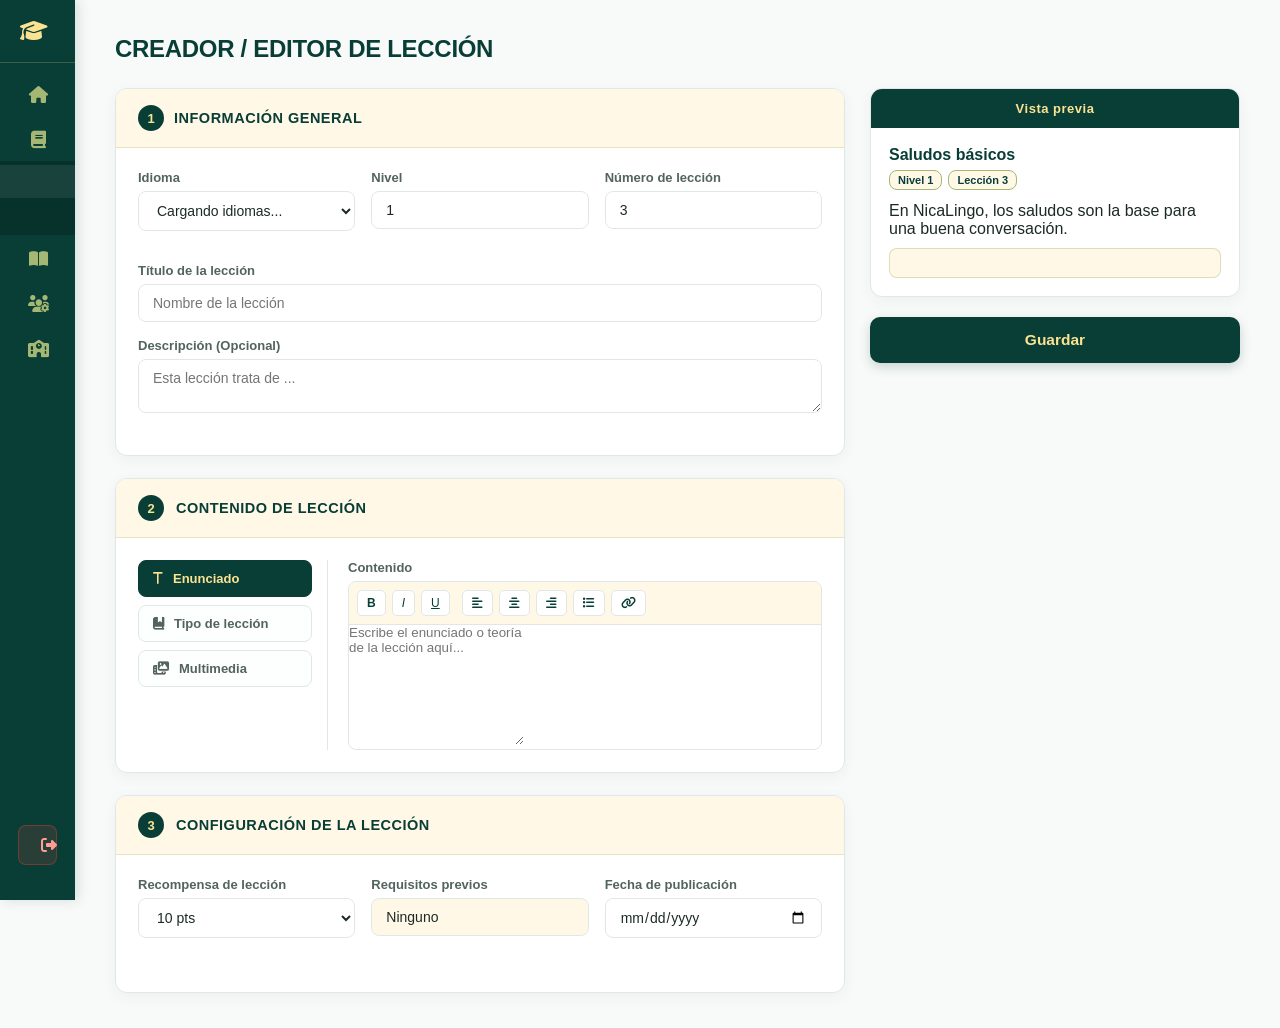
<file: screens/add_leccion.html>
<!DOCTYPE html>
<html lang="es">
<head>
    <meta charset="UTF-8">
    <meta name="viewport" content="width=device-width, initial-scale=1.0">
    <title>NicaLingo - Creador / Editor de Lección</title>
    <link rel="icon" href="../assets/imagenes/coco/mascota.png" type="image/png">
    <link rel="stylesheet" href="https://cdnjs.cloudflare.com/ajax/libs/font-awesome/6.4.0/css/all.min.css">
    
    <!-- CSS Global Unificado de Sinskira -->
    <link rel="stylesheet" href="../styles/style.css">
</head>
<body>

    <aside id="sidebar" class="sidebar">
        <div class="sidebar-brand">
            <i class="fa-solid fa-graduation-cap"></i> 
            <span class="nav-text" id="brandRoleText">NicaLingo Admin</span>
        </div>
        <ul class="sidebar-menu">
            <li><a href="home.html"><i class="fa-solid fa-house"></i> <span class="nav-text">Home</span></a></li>
            
            <li class="has-submenu show">
                <a href="#" class="submenu-toggle"><i class="fa-solid fa-book"></i> <span class="nav-text">Lecciones</span> <i class="fa-solid fa-chevron-down toggle-icon"></i></a>
                <ul class="submenu">
                    <li class="active"><a href="add_leccion.html"><span class="nav-text">Agregar</span></a></li>
                    <li><a href="historial_lecciones.html"><span class="nav-text">Historial</span></a></li>
                </ul>
            </li>

            <li class="has-submenu">
                <a href="#" class="submenu-toggle"><i class="fa-solid fa-book-open"></i> <span class="nav-text">Libros</span> <i class="fa-solid fa-chevron-down toggle-icon"></i></a>
                <ul class="submenu">
                    <li><a href="add_book.html"><span class="nav-text">Agregar</span></a></li>
                    <li><a href="edit_book.html"><span class="nav-text">Historial</span></a></li>
                </ul>
            </li>

            <!-- Restringido a Administrador -->
            <li class="has-submenu" data-role="admin-only">
                <a href="#" class="submenu-toggle"><i class="fa-solid fa-users-gear"></i> <span class="nav-text">Admin</span> <i class="fa-solid fa-chevron-down toggle-icon"></i></a>
                <ul class="submenu">
                    <li><a href="admin_user.html"><span class="nav-text">Ajustes Generales</span></a></li>
                    <li><a href="admin_user.html#permisos"><span class="nav-text">Gestión de Usuarios</span></a></li>
                </ul>
            </li>

            <!-- Restringido a Administrador -->
            <li data-role="admin-only"><a href="#"><i class="fa-solid fa-school"></i> <span class="nav-text">Colegios</span></a></li>
        </ul>
        
        <div class="sidebar-footer">
            <button id="logoutBtn" class="btn-logout" title="Cerrar sesión">
                <i class="fa-solid fa-right-from-bracket"></i> 
                <span class="nav-text">Cerrar sesión</span>
            </button>
        </div>
    </aside>

    <main>
        <button id="mobileMenuBtn" class="mobile-menu-btn"><i class="fa-solid fa-bars"></i> Menú</button>

        <header>
            <h1>CREADOR / EDITOR DE LECCIÓN</h1>
        </header>

        <form id="lessonForm" class="editor-grid-layout">
            <div class="editor-main-column">
                
                <!-- SECCIÓN 1: Información General -->
                <section class="editor-card">
                    <div class="card-header-bar" style="display: flex; justify-content: space-between; align-items: center;">
                        <div style="display: flex; align-items: center; gap: 10px;">
                            <span class="step-badge">1</span>
                            <h2>Información general</h2>
                        </div>
                        <div id="langStatusBadge" style="display: none; align-items: center; gap: 6px; font-size: 13px; font-weight: 600; padding: 4px 12px; border-radius: 20px;">
                            <span id="langStatusDot" style="width: 8px; height: 8px; border-radius: 50%;"></span>
                            <span id="langStatusText"></span>
                        </div>
                    </div>
                    <div class="card-body">
                        <div class="form-row-3">
                            <div class="form-group">
                                <label for="languageSelect">Idioma</label>
                                <select id="languageSelect" required>
                                    <option value="">Cargando idiomas...</option>
                                </select>
                            </div>
                            <div class="form-group">
                                <label for="levelNumber">Nivel</label>
                                <input type="number" id="levelNumber" min="1" value="1" required>
                            </div>
                            <div class="form-group">
                                <label for="lessonNumber">Número de lección</label>
                                <input type="number" id="lessonNumber" min="1" value="3" required>
                            </div>
                        </div>

                        <div class="form-group">
                            <label for="lessonTitle">Título de la lección</label>
                            <input type="text" id="lessonTitle" placeholder="Nombre de la lección" required>
                        </div>

                        <div class="form-group">
                            <label for="lessonDesc">Descripción (Opcional)</label>
                            <textarea id="lessonDesc" rows="2" placeholder="Esta lección trata de ..."></textarea>
                        </div>
                    </div>
                </section>

                <!-- SECCIÓN 2: Contenido de Lección -->
                <section class="editor-card">
                    <div class="card-header-bar">
                        <span class="step-badge">2</span>
                        <h2>Contenido de Lección</h2>
                    </div>
                    <div class="card-body inner-tabs-layout">
                        <div class="inner-tabs-menu">
                            <button type="button" class="tab-btn active" data-tab="tab-texto"><i class="fa-solid fa-t"></i> Enunciado</button>
                            <button type="button" class="tab-btn" data-tab="tab-tipo"><i class="fa-solid fa-book-bookmark"></i> Tipo de lección</button>
                            <button type="button" class="tab-btn" data-tab="tab-imagen"><i class="fa-solid fa-photo-film"></i> Multimedia</button>
                        </div>

                        <div class="inner-tabs-content">
                            <!-- Pestaña 1: Texto -->
                            <div class="tab-pane active" id="tab-texto">
                                <label class="pane-label" style="display:block; font-size:13px; font-weight:600; color:#526360; margin-bottom:6px;">Contenido</label>
                                <div class="rich-text-editor-box">
                                    <div class="rte-toolbar">
                                        <button type="button"><b>B</b></button>
                                        <button type="button"><i>I</i></button>
                                        <button type="button"><u>U</u></button>
                                        <span class="separator"></span>
                                        <button type="button"><i class="fa-solid fa-align-left"></i></button>
                                        <button type="button"><i class="fa-solid fa-align-center"></i></button>
                                        <button type="button"><i class="fa-solid fa-align-right"></i></button>
                                        <button type="button"><i class="fa-solid fa-list"></i></button>
                                        <button type="button"><i class="fa-solid fa-link"></i></button>
                                    </div>
                                    <textarea id="questionText" class="rte-textarea" placeholder="Escribe el enunciado o teoría de la lección aquí..."></textarea>
                                </div>
                            </div>

                            <!-- Pestaña 2: Tipo de Lección -->
                            <div class="tab-pane" id="tab-tipo">
                                <div class="form-group">
                                    <label for="questionType">Seleccionar Tipo de Ejercicio</label>
                                    <select id="questionType">
                                        <option value="multiple_choice">Selección múltiple</option>
                                        <option value="order_phrase">Ordenar la frase</option>
                                        <option value="order_word">Ordenar la palabra</option>
                                        <option value="multimedia">Multimedia (Audio e Imagen)</option>
                                        <option value="introduction">Introducción (Vocabulario)</option>
                                        <option value="pronunciation">Pronunciación / Fonética</option>
                                    </select>
                                </div>

                                <div class="form-group">
                                    <label id="optionsLabel">Opciones de Respuesta (Marca la casilla de la correcta)</label>
                                    <div id="optionsContainer" class="options-container"></div>
                                    
                                    <div style="margin-top: 10px; display: flex; gap: 8px; flex-wrap: wrap;">
                                        <button type="button" id="btnAddOption" class="btn-secondary" style="background: var(--sinskira-green); color: var(--sinskira-butter); border: none; padding: 6px 12px; border-radius: 4px; font-size: 12px; cursor: pointer;">
                                            <i class="fa-solid fa-plus"></i> Añadir Opción
                                        </button>
                                    </div>
                                </div>
                            </div>

                            <!-- Pestaña 3: Multimedia (Separada Imagen y Audio) -->
                            <div class="tab-pane" id="tab-imagen">
                                <div class="form-group">
                                    <label>Imagen Complementaria (Máx 5MB)</label>
                                    <div style="display: flex; gap: 8px; align-items: center;">
                                        <input type="file" id="imageFile" class="file-input-custom" accept="image/*" style="flex: 1;">
                                        <button type="button" id="btnRemoveImage" style="background: var(--danger-color); color: white; border: none; padding: 7px 12px; border-radius: 4px; font-size: 12px; cursor: pointer; display: none;" title="Quitar imagen">
                                            <i class="fa-solid fa-trash"></i> Quitar
                                        </button>
                                    </div>
                                </div>
                                <div class="form-group" style="margin-top: 15px;">
                                    <label>Archivo de Audio (Máx 5MB)</label>
                                    <div style="display: flex; gap: 8px; align-items: center;">
                                        <input type="file" id="audioFile" class="file-input-custom" accept="audio/*" style="flex: 1;">
                                        <button type="button" id="btnRemoveAudio" style="background: var(--danger-color); color: white; border: none; padding: 7px 12px; border-radius: 4px; font-size: 12px; cursor: pointer; display: none;" title="Quitar audio">
                                            <i class="fa-solid fa-trash"></i> Quitar
                                        </button>
                                    </div>
                                    <small style="display: block; color: var(--text-secondary); margin-top: 4px; font-size: 11px;">Sube el audio nativo de la palabra o frase.</small>
                                </div>
                            </div>
                        </div>
                    </div>
                </section>

                <!-- SECCIÓN 3: Configuración de la Lección -->
                <section class="editor-card">
                    <div class="card-header-bar">
                        <span class="step-badge">3</span>
                        <h2>Configuración de la lección</h2>
                    </div>
                    <div class="card-body">
                        <div class="form-row-3">
                            <div class="form-group">
                                <label for="xpReward">Recompensa de lección</label>
                                <select id="xpReward">
                                    <option value="10">10 pts</option>
                                    <option value="15">15 pts</option>
                                    <option value="20">20 pts</option>
                                </select>
                            </div>
                            <div class="form-group">
                                <label>Requisitos previos</label>
                                <input type="text" value="Ninguno" disabled style="background: var(--sinskira-cream);">
                            </div>
                            <div class="form-group">
                                <label>Fecha de publicación</label>
                                <input type="date" class="date-input">
                            </div>
                        </div>
                    </div>
                </section>

            </div>

            <!-- COLUMNA DERECHA: Vista Previa Dinámica y Botón Guardar -->
            <div class="editor-sidebar-preview">
                <div class="preview-card-box">
                    <div class="preview-title-bar">Vista previa</div>
                    <div class="preview-content-box">
                        <h4 id="prevTitle">Saludos básicos</h4>
                        <div class="preview-badges">
                            <span class="badge-pill" id="prevLevelBadge">Nivel 1</span>
                            <span class="badge-pill" id="prevLessonBadge">Lección 3</span>
                        </div>
                        <p id="prevDesc">En NicaLingo, los saludos son la base para una buena conversación.</p>
                        
                        <div class="preview-question-box" id="previewQuestionContainer"></div>
                    </div>
                </div>

                <button type="submit" class="btn-guardar-main">Guardar</button>
            </div>
        </form>
    </main>

    <script src="../script/sidebar.js"></script>
    <script type="module" src="../script/add_leccion.js"></script>
</body>
</html>
</file>
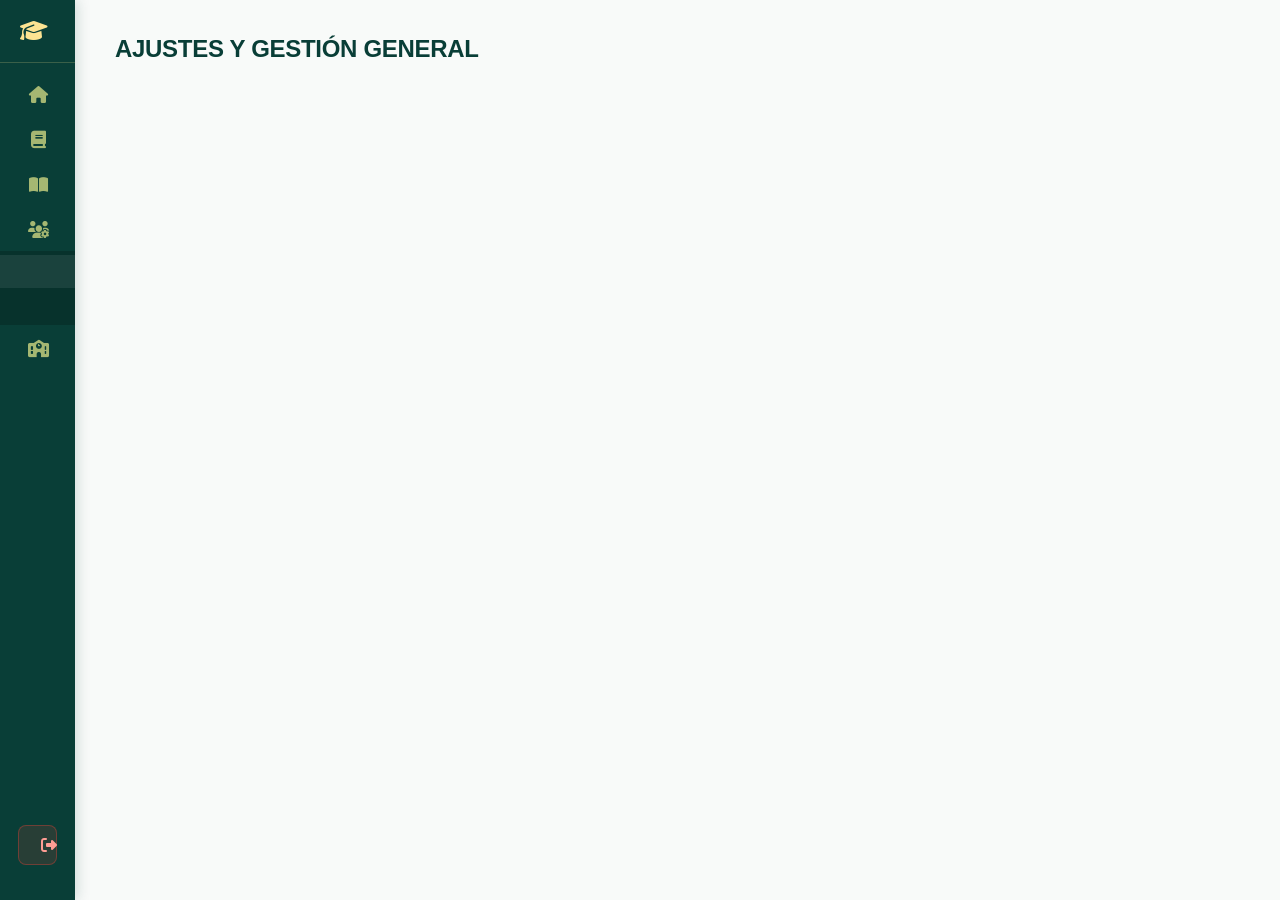
<file: screens/admin_user.html>
<!DOCTYPE html>
<html lang="es">
<head>
    <meta charset="UTF-8">
    <meta name="viewport" content="width=device-width, initial-scale=1.0">
    <title>NicaLingo - Administrar Usuarios y Configuración</title>
    <link rel="icon" href="../assets/imagenes/coco/mascota.png" type="image/png">
    <link rel="stylesheet" href="https://cdnjs.cloudflare.com/ajax/libs/font-awesome/6.4.0/css/all.min.css">
    
    <!-- CSS Global Unificado de Sinskira -->
    <link rel="stylesheet" href="../styles/style.css">
    <style>
        .user-avatar-cell {
            width: 45px;
            height: 45px;
            border-radius: 50%;
            object-fit: cover;
            border: 2px solid var(--sinskira-sage);
            background: var(--sinskira-cream);
        }
    </style>
</head>
<body>

    <aside id="sidebar" class="sidebar">
        <div class="sidebar-brand">
            <i class="fa-solid fa-graduation-cap"></i> 
            <span class="nav-text" id="brandRoleText">NicaLingo Admin</span>
        </div>
        <ul class="sidebar-menu">
            <li><a href="home.html"><i class="fa-solid fa-house"></i> <span class="nav-text">Home</span></a></li>
            
            <li class="has-submenu">
                <a href="#" class="submenu-toggle"><i class="fa-solid fa-book"></i> <span class="nav-text">Lecciones</span> <i class="fa-solid fa-chevron-down toggle-icon"></i></a>
                <ul class="submenu">
                    <li><a href="add_leccion.html"><span class="nav-text">Agregar</span></a></li>
                    <li><a href="historial_lecciones.html"><span class="nav-text">Historial</span></a></li>
                </ul>
            </li>

            <li class="has-submenu">
                <a href="#" class="submenu-toggle"><i class="fa-solid fa-book-open"></i> <span class="nav-text">Libros</span> <i class="fa-solid fa-chevron-down toggle-icon"></i></a>
                <ul class="submenu">
                    <li><a href="add_book.html"><span class="nav-text">Agregar</span></a></li>
                    <li><a href="edit_book.html"><span class="nav-text">Historial</span></a></li>
                </ul>
            </li>

            <!-- Restringido a Administrador -->
            <li class="has-submenu show" data-role="admin-only">
                <a href="#" class="submenu-toggle"><i class="fa-solid fa-users-gear"></i> <span class="nav-text">Admin</span> <i class="fa-solid fa-chevron-down toggle-icon"></i></a>
                <ul class="submenu">
                    <li class="active"><a href="admin_user.html"><span class="nav-text">Ajustes Generales</span></a></li>
                    <li><a href="#permisos"><span class="nav-text">Gestión de Usuarios</span></a></li>
                </ul>
            </li>

            <!-- Restringido a Administrador -->
            <li data-role="admin-only"><a href="#"><i class="fa-solid fa-school"></i> <span class="nav-text">Colegios</span></a></li>
        </ul>

        <div class="sidebar-footer">
            <button id="logoutBtn" class="btn-logout" title="Cerrar sesión">
                <i class="fa-solid fa-right-from-bracket"></i> 
                <span class="nav-text">Cerrar sesión</span>
            </button>
        </div>
    </aside>

    <main>
        <button id="mobileMenuBtn" class="mobile-menu-btn"><i class="fa-solid fa-bars"></i> Menú</button>

        <header>
            <h1>AJUSTES Y GESTIÓN GENERAL</h1>
        </header>

        <div id="adminSection" style="display: none;">
            <section class="editor-card" style="margin-bottom: 25px;">
                <div class="card-header-bar">
                    <span class="step-badge">1</span>
                    <h2>Disponibilidad de Idiomas en la App</h2>
                </div>
                <div class="card-body">
                    <div class="table-container" style="box-shadow: none;">
                        <div id="loadingLanguagesMsg" style="text-align: center; color: var(--text-secondary); padding: 20px;">
                            <i class="fa-solid fa-spinner fa-spin"></i> Cargando catálogo de idiomas...
                        </div>
                        <table class="admin-users-table" id="languagesTable" style="display: none;">
                            <thead>
                                <tr>
                                    <th>ID</th>
                                    <th>Idioma</th>
                                    <th>Estado</th>
                                    <th style="text-align: right;">Acción</th>
                                </tr>
                            </thead>
                            <tbody id="languagesBody"></tbody>
                        </table>
                    </div>
                </div>
            </section>

            <section class="editor-card" style="margin-bottom: 25px;">
                <div class="card-header-bar">
                    <span class="step-badge">2</span>
                    <h2>Otorgar o Modificar Permisos de Usuario</h2>
                </div>
                <div class="card-body">
                    <form id="roleForm">
                        <div class="form-group">
                            <label for="userEmail">Correo del usuario</label>
                            <input type="email" id="userEmail" placeholder="usuario@correo.com" required>
                        </div>

                        <div class="form-group">
                            <label for="newRole">Asignar Rol</label>
                            <select id="newRole" required>
                                <option value="editor">Editor</option>
                                <option value="admin">Administrador</option>
                                <option value="student">Estudiante (Student)</option>
                            </select>
                        </div>

                        <button type="submit" class="btn-guardar-main" style="margin-top: 10px;">Actualizar Rol</button>
                    </form>
                </div>
            </section>

            <section id="permisos" class="editor-card" style="margin-bottom: 25px;">
                <div class="card-header-bar">
                    <span class="step-badge">3</span>
                    <h2>Usuarios con Permisos Especiales</h2>
                </div>
                <div class="card-body">
                    
                    <div style="display: flex; gap: 15px; margin-bottom: 15px; align-items: center; background: var(--sinskira-cream); padding: 15px; border-radius: 8px; border: 1px solid var(--border-color); flex-wrap: wrap;">
                        <div style="flex: 1; min-width: 250px;">
                            <label for="searchAdminUser" style="display: block; font-size: 12px; font-weight: bold; color: var(--sinskira-green); margin-bottom: 5px;">Buscar Usuario</label>
                            <div style="position: relative;">
                                <i class="fa-solid fa-magnifying-glass" style="position: absolute; left: 12px; top: 10px; color: var(--sinskira-sage);"></i>
                                <input type="text" id="searchAdminUser" placeholder="Buscar por apodo o correo..." style="width: 100%; padding: 8px 12px 8px 35px; border: 1px solid var(--border-color); border-radius: 6px; outline: none; font-size:14px;">
                            </div>
                        </div>
                        
                        <div style="width: 200px;">
                            <label for="filterAdminRole" style="display: block; font-size: 12px; font-weight: bold; color: var(--sinskira-green); margin-bottom: 5px;">Filtrar por Rol</label>
                            <select id="filterAdminRole" style="width: 100%; padding: 9px; border: 1px solid var(--border-color); border-radius: 6px; outline: none; background: #fff; font-size:14px; cursor: pointer;">
                                <option value="">Todos los roles</option>
                                <option value="admin">Administrador</option>
                                <option value="editor">Editor</option>
                            </select>
                        </div>
                    </div>

                    <div class="table-container" style="box-shadow: none;">
                        <div id="loadingUsersMsg" style="text-align: center; color: var(--text-secondary); padding: 20px;">
                            <i class="fa-solid fa-spinner fa-spin"></i> Cargando usuarios autorizados...
                        </div>
                        <table class="admin-users-table" id="privilegedUsersTable" style="display: none;">
                            <thead>
                                <tr>
                                    <th>Avatar</th>
                                    <th>Nickname</th>
                                    <th>Correo electrónico</th>
                                    <th>Permiso / Rol</th>
                                </tr>
                            </thead>
                            <tbody id="privilegedUsersBody"></tbody>
                        </table>
                    </div>
                </div>
            </section>
        </div>

        <div id="unauthorizedSection" style="display: none; padding: 35px; background: var(--danger-bg); border: 1px solid #fecaca; border-radius: 12px; color: var(--danger-color); text-align: center;">
            <div style="display: flex; flex-direction: column; align-items: center; justify-content: center; gap: 12px;">
                <img src="../assets/imagenes/coco/coco ups.png" alt="Coco ups" class="coco-bounce">
                <h3 style="margin: 0; font-size: 18px; color: var(--danger-color);">¡Ups! Acceso restringido</h3>
                <p style="margin: 0; font-size: 14px; color: #7f1d1d;">Solo los administradores pueden gestionar la configuración y usuarios.</p>
            </div>
        </div>
    </main>

    <script src="../script/sidebar.js"></script>
    <script type="module" src="../script/admin_user.js"></script>
</body>
</html>
</file>
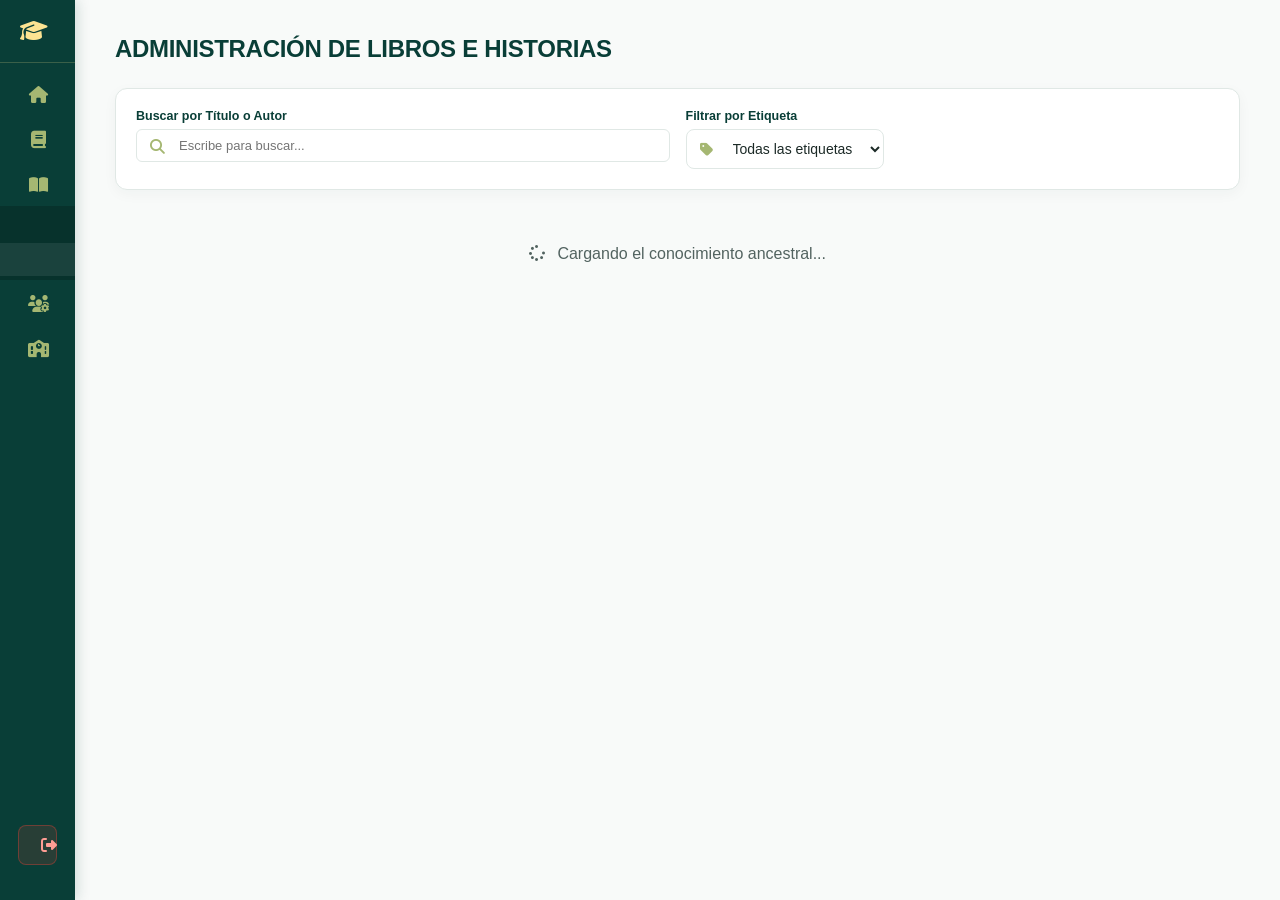
<file: screens/edit_book.html>
<!DOCTYPE html>
<html lang="es">
<head>
    <meta charset="UTF-8">
    <meta name="viewport" content="width=device-width, initial-scale=1.0">
    <title>NicaLingo - Administrar Libros / Historias</title>
    <link rel="icon" href="../assets/imagenes/coco/mascota.png" type="image/png">
    <link rel="stylesheet" href="https://cdnjs.cloudflare.com/ajax/libs/font-awesome/6.4.0/css/all.min.css">
    
    <!-- CSS Global Unificado de Sinskira -->
    <link rel="stylesheet" href="../styles/style.css">
</head>
<body>

    <aside id="sidebar" class="sidebar">
        <div class="sidebar-brand">
            <i class="fa-solid fa-graduation-cap"></i> 
            <span class="nav-text" id="brandRoleText">NicaLingo Admin</span>
        </div>
        <ul class="sidebar-menu">
            <li><a href="home.html"><i class="fa-solid fa-house"></i> <span class="nav-text">Home</span></a></li>
            
            <li class="has-submenu">
                <a href="#" class="submenu-toggle"><i class="fa-solid fa-book"></i> <span class="nav-text">Lecciones</span> <i class="fa-solid fa-chevron-down toggle-icon"></i></a>
                <ul class="submenu">
                    <li><a href="add_leccion.html"><span class="nav-text">Agregar</span></a></li>
                    <li><a href="historial_lecciones.html"><span class="nav-text">Historial</span></a></li>
                </ul>
            </li>

            <li class="has-submenu show">
                <a href="#" class="submenu-toggle"><i class="fa-solid fa-book-open"></i> <span class="nav-text">Libros</span> <i class="fa-solid fa-chevron-down toggle-icon"></i></a>
                <ul class="submenu">
                    <li><a href="add_book.html"><span class="nav-text">Agregar</span></a></li>
                    <li class="active"><a href="edit_book.html"><span class="nav-text">Historial</span></a></li>
                </ul>
            </li>

            <!-- Restringido a Administrador -->
            <li class="has-submenu" data-role="admin-only">
                <a href="#" class="submenu-toggle"><i class="fa-solid fa-users-gear"></i> <span class="nav-text">Admin</span> <i class="fa-solid fa-chevron-down toggle-icon"></i></a>
                <ul class="submenu">
                    <li><a href="admin_user.html"><span class="nav-text">Ajustes Generales</span></a></li>
                    <li><a href="admin_user.html#permisos"><span class="nav-text">Gestión de Usuarios</span></a></li>
                </ul>
            </li>

            <!-- Restringido a Administrador -->
            <li data-role="admin-only"><a href="#"><i class="fa-solid fa-school"></i> <span class="nav-text">Colegios</span></a></li>
        </ul>

        <div class="sidebar-footer">
            <button id="logoutBtn" class="btn-logout" title="Cerrar sesión">
                <i class="fa-solid fa-right-from-bracket"></i> 
                <span class="nav-text">Cerrar sesión</span>
            </button>
        </div>
    </aside>

    <main>
        <button id="mobileMenuBtn" class="mobile-menu-btn"><i class="fa-solid fa-bars"></i> Menú</button>

        <header>
            <h1>ADMINISTRACIÓN DE LIBROS E HISTORIAS</h1>
        </header>

        <section class="filters-container">
            <div class="filter-group" style="flex: 1; min-width: 250px;">
                <label for="searchBook">Buscar por Título o Autor</label>
                <div class="search-input-wrapper" style="position: relative; display: flex; align-items: center;">
                    <i class="fa-solid fa-magnifying-glass" style="position: absolute; left: 14px; color: var(--sinskira-sage); font-size: 15px; pointer-events: none;"></i>
                    <input type="text" id="searchBook" placeholder="Escribe para buscar..." style="padding-left: 42px;">
                </div>
            </div>

            <div class="filter-group" style="width: 220px;">
                <label for="filterTag">Filtrar por Etiqueta</label>
                <div class="search-input-wrapper" style="position: relative; display: flex; align-items: center;">
                    <i class="fa-solid fa-tag" style="position: absolute; left: 14px; color: var(--sinskira-sage); font-size: 15px; pointer-events: none;"></i>
                    <select id="filterTag" style="padding-left: 42px; cursor: pointer;">
                        <option value="">Todas las etiquetas</option>
                        <option value="tradicion">Tradición</option>
                        <option value="leyenda">Leyenda</option>
                        <option value="historia">Historia</option>
                        <option value="cuento">Cuento</option>
                    </select>
                </div>
            </div>
        </section>

        <div class="table-container" style="background: transparent; border: none; box-shadow: none;">
            <div id="loadingMessage" style="text-align: center; padding: 30px; color: var(--text-secondary);">
                <i class="fa-solid fa-spinner fa-spin" style="margin-right: 8px;"></i> Cargando el conocimiento ancestral...
            </div>
            
            <div id="booksContainer" class="books-grid" style="display: none;">
                <!-- Las tarjetas de libros se renderizan dinámicamente desde edit_book.js -->
            </div>
        </div>
    </main>

    <script src="../script/sidebar.js"></script>
    <script type="module" src="../script/edit_book.js"></script>
</body>
</html>
</file>
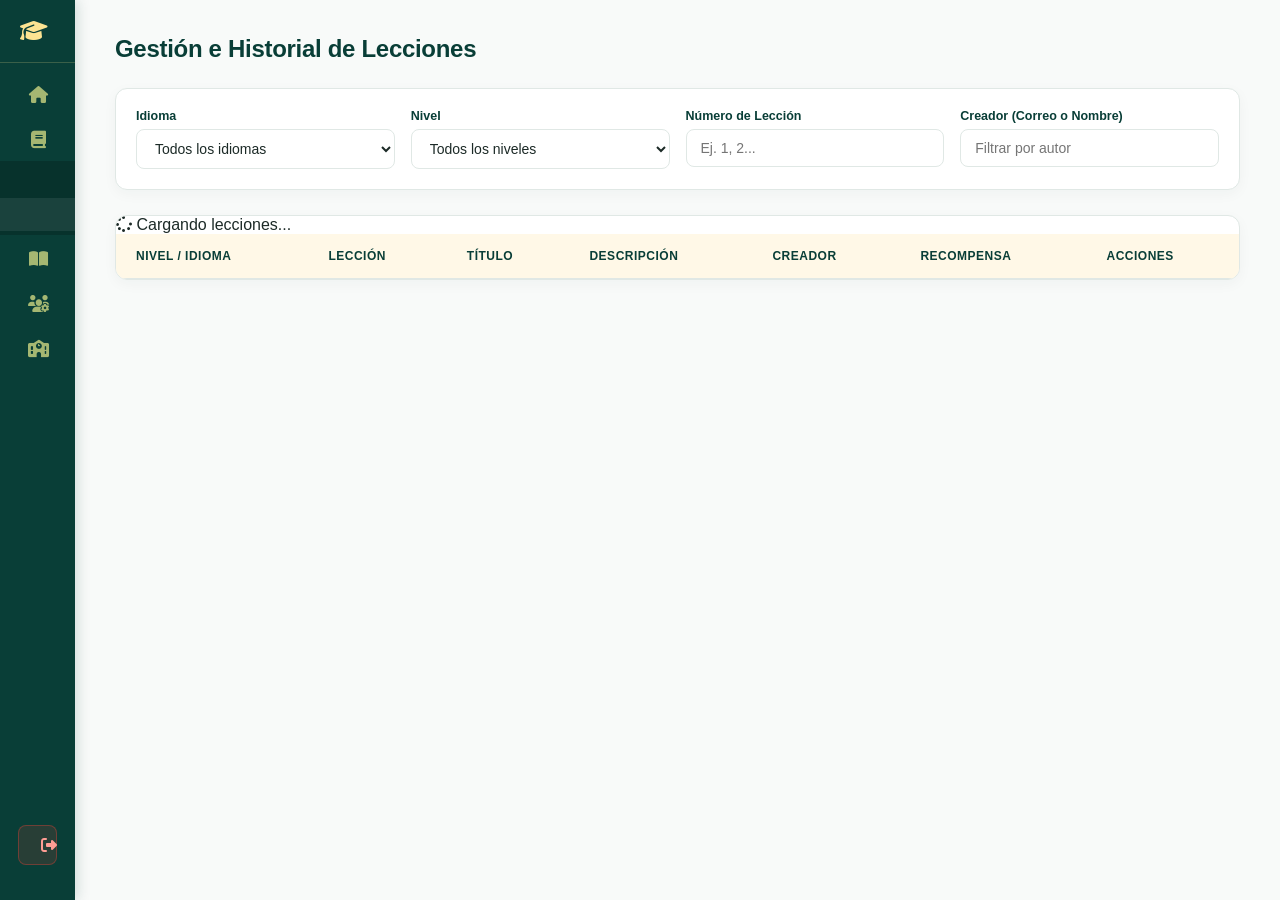
<file: screens/historial_lecciones.html>
<!DOCTYPE html>
<html lang="es">
<head>
    <meta charset="UTF-8">
    <meta name="viewport" content="width=device-width, initial-scale=1.0">
    <link rel="icon" href="../assets/imagenes/coco/mascota.png" type="image/png">
    <title>Historial de Lecciones - NicaLingo Admin</title>
    <link rel="stylesheet" href="https://cdnjs.cloudflare.com/ajax/libs/font-awesome/6.4.0/css/all.min.css">
    
    <!-- CSS Global Unificado de Sinskira -->
    <link rel="stylesheet" href="../styles/style.css">
</head>
<body>

    <aside id="sidebar" class="sidebar">
        <div class="sidebar-brand">
            <i class="fa-solid fa-graduation-cap"></i> 
            <span class="nav-text" id="brandRoleText">NicaLingo Admin</span>
        </div>
        <ul class="sidebar-menu">
            <li><a href="home.html"><i class="fa-solid fa-house"></i> <span class="nav-text">Home</span></a></li>
            
            <li class="has-submenu show">
                <a href="#" class="submenu-toggle"><i class="fa-solid fa-book"></i> <span class="nav-text">Lecciones</span> <i class="fa-solid fa-chevron-down toggle-icon"></i></a>
                <ul class="submenu">
                    <li><a href="add_leccion.html"><span class="nav-text">Agregar</span></a></li>
                    <li class="active"><a href="historial_lecciones.html"><span class="nav-text">Historial</span></a></li>
                </ul>
            </li>

            <li class="has-submenu">
                <a href="#" class="submenu-toggle"><i class="fa-solid fa-book-open"></i> <span class="nav-text">Libros</span> <i class="fa-solid fa-chevron-down toggle-icon"></i></a>
                <ul class="submenu">
                    <li><a href="add_book.html"><span class="nav-text">Agregar</span></a></li>
                    <li><a href="edit_book.html"><span class="nav-text">Historial</span></a></li>
                </ul>
            </li>

            <!-- Restringido a Administrador -->
            <li class="has-submenu" data-role="admin-only">
                <a href="#" class="submenu-toggle"><i class="fa-solid fa-users-gear"></i> <span class="nav-text">Admin</span> <i class="fa-solid fa-chevron-down toggle-icon"></i></a>
                <ul class="submenu">
                    <li><a href="admin_user.html"><span class="nav-text">Ajustes Generales</span></a></li>
                    <li><a href="admin_user.html#permisos"><span class="nav-text">Gestión de Usuarios</span></a></li>
                </ul>
            </li>

            <!-- Restringido a Administrador -->
            <li data-role="admin-only"><a href="#"><i class="fa-solid fa-school"></i> <span class="nav-text">Colegios</span></a></li>
        </ul>

        <div class="sidebar-footer">
            <button id="logoutBtn" class="btn-logout" title="Cerrar sesión">
                <i class="fa-solid fa-right-from-bracket"></i> 
                <span class="nav-text">Cerrar sesión</span>
            </button>
        </div>
    </aside>

    <main>
        <button id="mobileMenuBtn" class="mobile-menu-btn"><i class="fa-solid fa-bars"></i> Menú</button>

        <header>
            <h1>Gestión e Historial de Lecciones</h1>
        </header>

        <section class="filters-container">
            <div class="filter-group">
                <label for="filterLanguage">Idioma</label>
                <select id="filterLanguage">
                    <option value="">Todos los idiomas</option>
                </select>
            </div>

            <div class="filter-group">
                <label for="filterLevel">Nivel</label>
                <select id="filterLevel">
                    <option value="">Todos los niveles</option>
                    <option value="1">Nivel 1</option>
                    <option value="2">Nivel 2</option>
                    <option value="3">Nivel 3</option>
                    <option value="4">Nivel 4</option>
                    <option value="5">Nivel 5</option>
                </select>
            </div>

            <div class="filter-group">
                <label for="filterLessonNum">Número de Lección</label>
                <input type="number" id="filterLessonNum" placeholder="Ej. 1, 2...">
            </div>

            <div class="filter-group">
                <label for="filterCreator">Creador (Correo o Nombre)</label>
                <input type="text" id="filterCreator" placeholder="Filtrar por autor">
            </div>
        </section>

        <section class="table-container">
            <div id="loadingMessage">
                <i class="fa-solid fa-spinner fa-spin"></i> Cargando lecciones...
            </div>
            
            <div id="emptyState" style="display: none;">
                <img src="../assets/imagenes/coco/coco ups.png" alt="Coco Ups" class="coco-bounce">
                <h3 id="emptyStateText">No se encontraron resultados.</h3>
            </div>
            
            <table id="historyTable" class="history-table">
                <thead>
                    <tr>
                        <th>Nivel / Idioma</th>
                        <th>Lección</th>
                        <th>Título</th>
                        <th>Descripción</th>
                        <th>Creador</th>
                        <th>Recompensa</th>
                        <th>Acciones</th>
                    </tr>
                </thead>
                <tbody id="historyTableBody"></tbody>
            </table>
        </section>
    </main>

    <script src="../script/sidebar.js"></script>
    <script type="module" src="../script/historial_lecciones.js"></script>
</body>
</html>
</file>
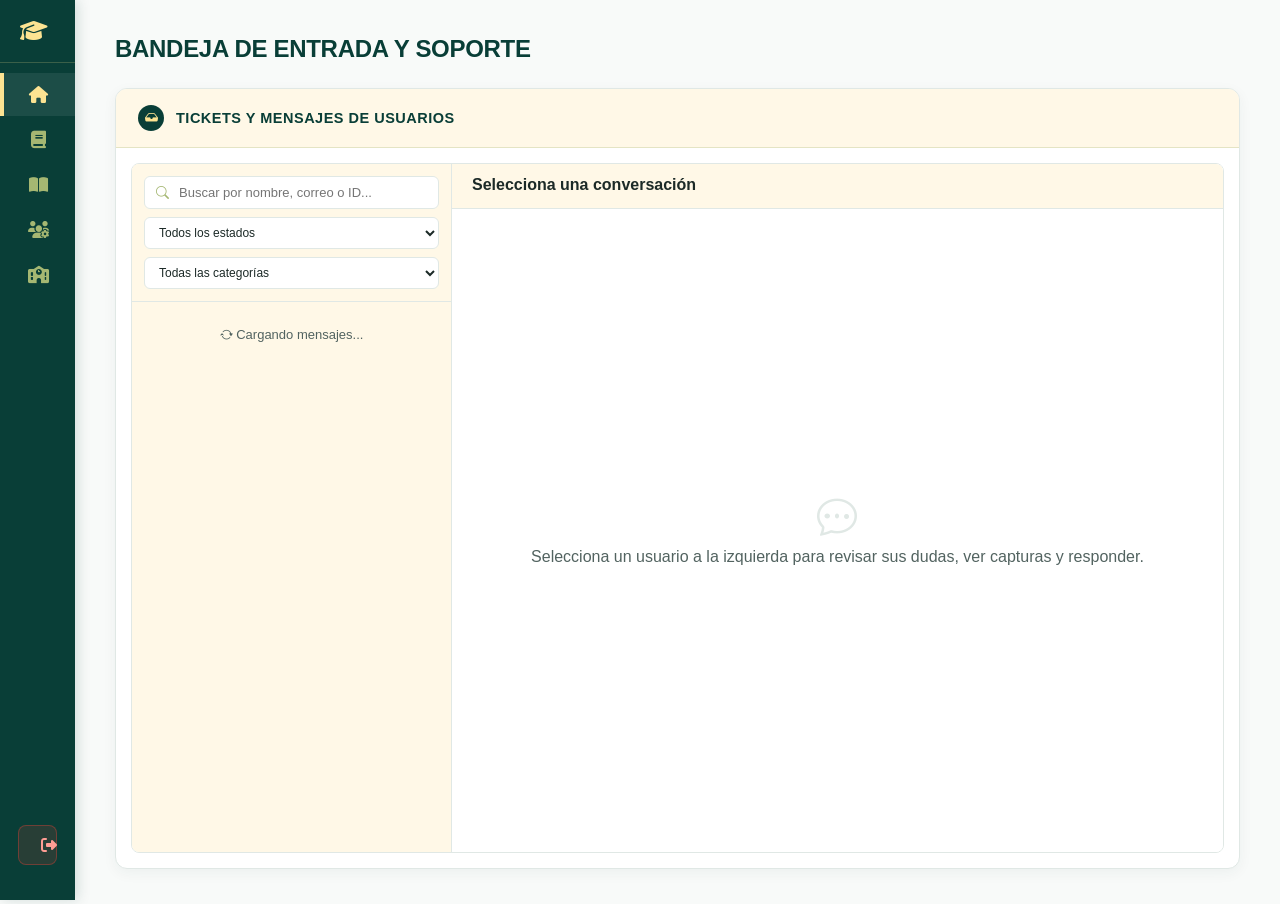
<file: screens/home.html>
<!DOCTYPE html>
<html lang="es">
<head>
    <meta charset="UTF-8">
    <meta name="viewport" content="width=device-width, initial-scale=1.0">
    <title>NicaLingo - Home & Soporte</title>
    <link rel="icon" href="../assets/imagenes/coco/mascota.png" type="image/png">
    <link rel="stylesheet" href="https://cdnjs.cloudflare.com/ajax/libs/font-awesome/6.4.0/css/all.min.css">
    <!-- Bootstrap Icons -->
    <link rel="stylesheet" href="https://cdn.jsdelivr.net/npm/bootstrap-icons@1.11.3/font/bootstrap-icons.min.css">
    
    <!-- CSS Global Unificado de Sinskira -->
    <link rel="stylesheet" href="../styles/style.css">
</head>
<body>

    <aside id="sidebar" class="sidebar">
        <div class="sidebar-brand">
            <i class="fa-solid fa-graduation-cap"></i> 
            <span class="nav-text" id="brandRoleText">NicaLingo Admin</span>
        </div>
        <ul class="sidebar-menu">
            <li class="active"><a href="home.html"><i class="fa-solid fa-house"></i> <span class="nav-text">Home</span></a></li>
            
            <li class="has-submenu">
                <a href="#" class="submenu-toggle"><i class="fa-solid fa-book"></i> <span class="nav-text">Lecciones</span> <i class="fa-solid fa-chevron-down toggle-icon"></i></a>
                <ul class="submenu">
                    <li><a href="add_leccion.html"><span class="nav-text">Agregar</span></a></li>
                    <li><a href="historial_lecciones.html"><span class="nav-text">Historial</span></a></li>
                </ul>
            </li>

            <li class="has-submenu">
                <a href="#" class="submenu-toggle"><i class="fa-solid fa-book-open"></i> <span class="nav-text">Libros</span> <i class="fa-solid fa-chevron-down toggle-icon"></i></a>
                <ul class="submenu">
                    <li><a href="add_book.html"><span class="nav-text">Agregar</span></a></li>
                    <li><a href="edit_book.html"><span class="nav-text">Historial</span></a></li>
                </ul>
            </li>

            <!-- Restringido a Administrador -->
            <li class="has-submenu" data-role="admin-only">
                <a href="#" class="submenu-toggle"><i class="fa-solid fa-users-gear"></i> <span class="nav-text">Admin</span> <i class="fa-solid fa-chevron-down toggle-icon"></i></a>
                <ul class="submenu">
                    <li><a href="admin_user.html"><span class="nav-text">Ajustes Generales</span></a></li>
                </ul>
            </li>

            <li data-role="admin-only"><a href="#"><i class="fa-solid fa-school"></i> <span class="nav-text">Colegios</span></a></li>
        </ul>

        <div class="sidebar-footer">
            <button id="logoutBtn" class="btn-logout" title="Cerrar sesión">
                <i class="fa-solid fa-right-from-bracket"></i> 
                <span class="nav-text">Cerrar sesión</span>
            </button>
        </div>
    </aside>

    <main>
        <button id="mobileMenuBtn" class="mobile-menu-btn"><i class="fa-solid fa-bars"></i> Menú</button>

        <header>
            <h1>BANDEJA DE ENTRADA Y SOPORTE</h1>
        </header>

        <section class="editor-card">
            <div class="card-header-bar">
                <span class="step-badge"><i class="bi bi-inbox-fill"></i></span>
                <h2>Tickets y Mensajes de Usuarios</h2>
            </div>
            
            <div class="card-body" style="padding: 15px;">
                <div class="inbox-layout">
                    <!-- Panel lateral con filtros y buscador -->
                    <div class="inbox-sidebar">
                        <div class="inbox-search">
                            <div class="search-input-wrapper">
                                <i class="bi bi-search"></i>
                                <input type="text" id="searchUserInput" placeholder="Buscar por nombre, correo o ID...">
                            </div>

                            <!-- Filtro 1: Estado del Chat -->
                            <div class="filter-wrapper">
                                <select id="chatFilterSelect">
                                    <option value="todos">Todos los estados</option>
                                    <option value="pendientes">Pendientes (último msg usuario)</option>
                                    <option value="respondidos">Respondidos por staff</option>
                                    <option value="con_imagenes">Con capturas adjuntas</option>
                                </select>
                            </div>

                            <!-- Filtro 2: Tipo de Solicitud / Categoría -->
                            <div class="filter-wrapper">
                                <select id="categoryFilterSelect">
                                    <option value="todas">Todas las categorías</option>
                                    <option value="duda">Duda o Pregunta</option>
                                    <option value="error">Error / Bug</option>
                                    <option value="sugerencia">Sugerencia</option>
                                    <option value="pagos">Pagos y Devoluciones</option>
                                    <option value="embajador">Solicitud de Embajador</option>
                                </select>
                            </div>
                        </div>

                        <ul class="inbox-list" id="inboxUsersList">
                            <li class="inbox-loading">
                                <i class="bi bi-arrow-repeat spin-icon"></i> Cargando mensajes...
                            </li>
                        </ul>
                    </div>

                    <!-- Área de conversación -->
                    <div class="chat-area">
                        <div class="chat-header">
                            <div>
                                <h3 id="activeChatUser" style="margin: 0; font-size: 16px;">Selecciona una conversación</h3>
                                <div id="activeChatEmail" style="font-size: 13px; color: var(--sinskira-green, #1E3A8A); font-weight: 500; margin-top: 2px;"></div>
                                <div id="activeChatId" style="font-size: 11px; color: var(--text-secondary); margin-top: 2px;"></div>
                            </div>
                            <button id="deleteChatBtn" class="btn-delete-chat" style="display: none;" title="Eliminar todo el historial con este usuario">
                                <i class="bi bi-trash3-fill"></i> Eliminar Chat
                            </button>
                        </div>

                        <div class="chat-messages" id="chatMessages">
                            <div class="chat-empty-state">
                                <i class="bi bi-chat-dots" style="font-size: 40px; display: block; margin-bottom: 8px;"></i>
                                <p>Selecciona un usuario a la izquierda para revisar sus dudas, ver capturas y responder.</p>
                            </div>
                        </div>

                        <!-- Formulario de respuesta ajustado -->
                        <form id="replyForm" class="chat-input-bar" style="display: none;">
                            <input type="text" id="replyMessageInput" placeholder="Escribe tu respuesta como soporte..." required autocomplete="off">
                            <button type="submit" class="btn-chat-send">
                                <i class="bi bi-send-fill"></i> <span class="send-text">Responder</span>
                            </button>
                        </form>
                    </div>
                </div>
            </div>
        </section>
    </main>

    <script src="../script/sidebar.js"></script>
    <script type="module" src="../script/home.js"></script>
</body>
</html>
</file>
<file: styles/style.css>
/* ==========================================================================
   SINSKIRA ADMIN - HOJA DE ESTILOS MAESTRA GLOBAL
   ========================================================================== */

:root {
    /* Paleta Oficial Sinskira */
    --sinskira-green: #093E37;
    --sinskira-butter: #FCE392;
    --sinskira-cream: #FFF8E7;
    --sinskira-sage: #A5B772;

    /* Semántica y Superficies */
    --bg-page: #f8faf9;
    --card-bg: #ffffff;
    --text-primary: #1c2a27;
    --text-secondary: #526360;
    --border-color: #e0e8e5;
    
    /* Estados y Retroalimentación */
    --danger-color: #d94336;
    --danger-bg: #feebe8;
    --success-color: #093E37;
    --success-bg: #e2ede8;
}

* {
    box-sizing: border-box;
    margin: 0;
    padding: 0;
    font-family: 'Segoe UI', Tahoma, Geneva, Verdana, sans-serif;
}

body {
    background-color: var(--bg-page);
    color: var(--text-primary);
    display: flex;
    min-height: 100vh;
}

/* ==========================================================================
   1. BARRA DE NAVEGACIÓN (SIDEBAR DESPLEGABLE Y RESPONSIVA)
   ========================================================================== */
aside, .sidebar {
    width: 75px !important;
    background-color: var(--sinskira-green);
    color: #ffffff;
    display: flex;
    flex-direction: column;
    justify-content: space-between;
    padding: 20px 0;
    position: fixed;
    height: 100vh;
    z-index: 1000;
    overflow-x: hidden;
    white-space: nowrap;
    transition: width 0.3s cubic-bezier(0.4, 0, 0.2, 1), transform 0.3s ease;
    box-shadow: 3px 0 12px rgba(9, 62, 55, 0.15);
}

aside:hover, aside.mobile-open,
.sidebar:hover, .sidebar.mobile-open {
    width: 255px !important;
}

.sidebar-brand {
    font-size: 19px;
    font-weight: bold;
    padding: 0 20px 20px 20px;
    display: flex;
    align-items: center;
    gap: 14px;
    color: var(--sinskira-butter);
    border-bottom: 1px solid rgba(252, 227, 146, 0.2);
    margin-bottom: 10px;
}

.sidebar-brand i {
    color: var(--sinskira-butter);
    font-size: 22px;
}

.nav-text {
    opacity: 0;
    transition: opacity 0.25s ease;
    display: inline-block;
    vertical-align: middle;
}

aside:hover .nav-text, aside.mobile-open .nav-text,
.sidebar:hover .nav-text, .sidebar.mobile-open .nav-text {
    opacity: 1;
}

.sidebar-menu {
    list-style: none;
    padding: 0;
    margin: 0;
    flex-grow: 1;
    display: flex;
    flex-direction: column;
    gap: 2px;
}

.sidebar-menu li a {
    display: flex;
    align-items: center;
    padding: 13px 22px;
    color: rgba(255, 255, 255, 0.85);
    text-decoration: none;
    gap: 16px;
    transition: background 0.2s, color 0.2s, border-left 0.2s;
    font-size: 14.5px;
    border-left: 4px solid transparent;
}

.sidebar-menu li a i.fa-solid:first-child {
    min-width: 24px;
    text-align: center;
    font-size: 17px;
    color: var(--sinskira-sage);
}

.sidebar-menu li a:hover, 
.sidebar-menu li.active > a,
.sidebar-menu li a.active {
    background-color: rgba(255, 255, 255, 0.08);
    color: var(--sinskira-butter);
    border-left-color: var(--sinskira-butter);
}

.sidebar-menu li a:hover i.fa-solid:first-child,
.sidebar-menu li.active > a i.fa-solid:first-child,
.sidebar-menu li a.active i.fa-solid:first-child {
    color: var(--sinskira-butter);
}

/* Submenús en barra de navegación */
.submenu {
    display: none;
    list-style: none;
    background: rgba(0, 0, 0, 0.2);
    padding: 4px 0;
}

.has-submenu.show .submenu,
.has-submenu.open .submenu {
    display: block;
}

.submenu li a {
    padding-left: 62px !important;
    font-size: 13px !important;
    padding-top: 9px;
    padding-bottom: 9px;
    border-left: none !important;
}

.toggle-icon {
    margin-left: auto;
    transition: transform 0.3s;
    opacity: 0;
    font-size: 12px;
    color: var(--sinskira-sage);
}

aside:hover .toggle-icon, aside.mobile-open .toggle-icon,
.sidebar:hover .toggle-icon, .sidebar.mobile-open .toggle-icon {
    opacity: 1;
}

.has-submenu.show .toggle-icon,
.has-submenu.open .toggle-icon {
    transform: rotate(180deg);
}

.sidebar-footer {
    padding: 15px 18px;
}

.btn-logout {
    background-color: rgba(217, 67, 54, 0.15);
    color: #ff9d94;
    border: 1px solid rgba(217, 67, 54, 0.4);
    width: 100%;
    padding: 11px 18px;
    border-radius: 8px;
    cursor: pointer;
    display: flex;
    align-items: center;
    gap: 15px;
    font-weight: 600;
    font-size: 13.5px;
    transition: all 0.25s ease;
}

.btn-logout i {
    min-width: 24px;
    text-align: center;
    font-size: 16px;
}

.btn-logout:hover {
    background-color: var(--danger-color);
    color: #ffffff;
    border-color: var(--danger-color);
}

/* ==========================================================================
   2. CONTENIDO PRINCIPAL Y CABECERAS
   ========================================================================== */
main {
    flex-grow: 1;
    margin-left: 75px;
    padding: 35px 40px;
    transition: margin-left 0.3s ease;
    min-height: 100vh;
    width: calc(100% - 75px);
    overflow-y: auto;
}

header {
    margin-bottom: 25px;
}

header h1 {
    font-size: 24px;
    font-weight: 700;
    color: var(--sinskira-green);
    letter-spacing: -0.3px;
}

.mobile-menu-btn {
    display: none;
    background: var(--sinskira-green);
    color: var(--sinskira-butter);
    border: none;
    padding: 9px 15px;
    border-radius: 6px;
    font-size: 15px;
    font-weight: 600;
    cursor: pointer;
    margin-bottom: 20px;
    gap: 8px;
    align-items: center;
}

/* ==========================================================================
   3. ESTRUCTURA DEL EDITOR (LECCIONES Y LIBROS)
   ========================================================================== */
.editor-grid-layout {
    display: grid;
    grid-template-columns: 1fr 370px;
    gap: 25px;
    align-items: start;
    width: 100%;
}

.editor-main-column {
    display: flex;
    flex-direction: column;
    gap: 22px;
    min-width: 0;
}

.editor-card {
    background: var(--card-bg);
    border-radius: 12px;
    overflow: hidden;
    box-shadow: 0 4px 14px rgba(9, 62, 55, 0.05);
    border: 1px solid var(--border-color);
}

.card-header-bar {
    background: var(--sinskira-cream);
    color: var(--sinskira-green);
    padding: 16px 22px;
    display: flex;
    align-items: center;
    gap: 12px;
    border-bottom: 1px solid rgba(165, 183, 114, 0.3);
}

.card-header-bar h2 {
    font-size: 14.5px;
    font-weight: 700;
    text-transform: uppercase;
    letter-spacing: 0.5px;
    color: var(--sinskira-green);
}

.step-badge {
    background: var(--sinskira-green);
    color: var(--sinskira-butter);
    width: 26px;
    height: 26px;
    display: flex;
    align-items: center;
    justify-content: center;
    border-radius: 50%;
    font-weight: bold;
    font-size: 13px;
    flex-shrink: 0;
}

.card-body {
    padding: 22px;
}

/* Formularios y campos */
.form-row-3 {
    display: grid;
    grid-template-columns: repeat(3, 1fr);
    gap: 16px;
    margin-bottom: 16px;
}

.form-group {
    margin-bottom: 16px;
    width: 100%;
}

.form-group label {
    display: block;
    font-size: 13px;
    font-weight: 600;
    color: var(--text-secondary);
    margin-bottom: 6px;
}

.form-group input, 
.form-group select, 
.form-group textarea {
    width: 100%;
    padding: 10px 14px;
    border: 1px solid var(--border-color);
    border-radius: 8px;
    font-size: 14px;
    color: var(--text-primary);
    background: #ffffff;
    outline: none;
    transition: all 0.2s;
}

.form-group input:focus, 
.form-group select:focus, 
.form-group textarea:focus {
    border-color: var(--sinskira-sage);
    box-shadow: 0 0 0 3px rgba(165, 183, 114, 0.25);
}

.file-input-custom {
    padding: 8px !important;
    background: var(--sinskira-cream) !important;
    border: 1px dashed var(--sinskira-sage) !important;
    cursor: pointer;
}

/* Pestañas internas de creación */
.inner-tabs-layout {
    display: flex;
    gap: 20px;
}

.inner-tabs-menu {
    display: flex;
    flex-direction: column;
    gap: 8px;
    width: 190px;
    flex-shrink: 0;
    border-right: 1px solid var(--border-color);
    padding-right: 15px;
}

.tab-btn {
    background: #fdfefe;
    border: 1px solid var(--border-color);
    padding: 10px 14px;
    text-align: left;
    border-radius: 8px;
    font-weight: 600;
    color: var(--text-secondary);
    cursor: pointer;
    display: flex;
    align-items: center;
    gap: 10px;
    font-size: 13px;
    transition: all 0.2s;
}

.tab-btn:hover {
    background: var(--sinskira-cream);
    color: var(--sinskira-green);
}

.tab-btn.active {
    background: var(--sinskira-green);
    color: var(--sinskira-butter);
    border-color: var(--sinskira-green);
}

.inner-tabs-content {
    flex: 1;
    min-width: 0;
}

.tab-pane {
    display: none;
}

.tab-pane.active {
    display: block;
}

/* Editor de Texto */
.rich-text-editor-box {
    border: 1px solid var(--border-color);
    border-radius: 8px;
    overflow: hidden;
}

.rte-toolbar {
    background: var(--sinskira-cream);
    padding: 8px;
    border-bottom: 1px solid var(--border-color);
    display: flex;
    gap: 6px;
    align-items: center;
    flex-wrap: wrap;
}

.rte-toolbar button {
    background: #ffffff;
    border: 1px solid var(--border-color);
    padding: 5px 9px;
    border-radius: 5px;
    cursor: pointer;
    font-size: 12px;
    color: var(--sinskira-green);
}

.rte-toolbar button:hover {
    background: var(--sinskira-butter);
}

.rte-textarea {
    border: none !important;
    min-height: 120px;
    resize: vertical;
    border-radius: 0 !important;
}

/* ==========================================================================
   4. VISTA PREVIA LATERAL Y ACCIONES
   ========================================================================== */
.editor-sidebar-preview {
    display: flex;
    flex-direction: column;
    gap: 20px;
    position: sticky;
    top: 25px;
}

.preview-card-box {
    background: var(--card-bg);
    border-radius: 12px;
    overflow: hidden;
    box-shadow: 0 4px 14px rgba(9, 62, 55, 0.05);
    border: 1px solid var(--border-color);
}

.preview-title-bar {
    background: var(--sinskira-green);
    color: var(--sinskira-butter);
    padding: 12px 16px;
    font-size: 13px;
    font-weight: 700;
    text-align: center;
    letter-spacing: 0.5px;
}

.preview-content-box {
    padding: 18px;
}

.preview-content-box h4 {
    margin: 0 0 6px 0;
    color: var(--sinskira-green);
    font-size: 16px;
}

.preview-badges {
    display: flex;
    gap: 6px;
    margin-bottom: 12px;
}

.badge-pill {
    background: var(--sinskira-cream);
    color: var(--sinskira-green);
    border: 1px solid var(--sinskira-sage);
    font-size: 11px;
    padding: 3px 8px;
    border-radius: 8px;
    font-weight: 700;
}

.preview-question-box {
    background: var(--sinskira-cream);
    padding: 14px;
    border-radius: 8px;
    border: 1px solid rgba(165, 183, 114, 0.4);
    margin-top: 10px;
}

.btn-guardar-main {
    background: var(--sinskira-green);
    color: var(--sinskira-butter);
    border: none;
    padding: 14px;
    border-radius: 10px;
    font-size: 15.5px;
    font-weight: 700;
    cursor: pointer;
    box-shadow: 0 4px 12px rgba(9, 62, 55, 0.2);
    transition: transform 0.2s, background 0.2s;
    text-align: center;
    width: 100%;
}

.btn-guardar-main:hover {
    background: #0d4f46;
    transform: translateY(-2px);
}

/* ==========================================================================
   5. FILTROS Y HISTORIAL (LECCIONES Y LIBROS)
   ========================================================================== */
.filters-container {
    background: var(--card-bg);
    padding: 20px;
    border-radius: 12px;
    box-shadow: 0 4px 14px rgba(9, 62, 55, 0.04);
    display: grid;
    grid-template-columns: repeat(auto-fit, minmax(210px, 1fr));
    gap: 16px;
    margin-bottom: 25px;
    border: 1px solid var(--border-color);
}

.filter-group {
    display: flex;
    flex-direction: column;
    gap: 6px;
}

.filter-group label {
    font-size: 12.5px;
    font-weight: 700;
    color: var(--sinskira-green);
}

.filter-group select, 
.filter-group input {
    padding: 10px 14px;
    border: 1px solid var(--border-color);
    border-radius: 8px;
    font-size: 14px;
    color: var(--text-primary);
    background: #ffffff;
    outline: none;
}

.filter-group select:focus, 
.filter-group input:focus {
    border-color: var(--sinskira-sage);
}

/* Tabla de Lecciones */
.table-container {
    background: var(--card-bg);
    border-radius: 12px;
    box-shadow: 0 4px 14px rgba(9, 62, 55, 0.04);
    overflow-x: auto;
    border: 1px solid var(--border-color);
}

.history-table {
    width: 100%;
    border-collapse: collapse;
    text-align: left;
}

.history-table th, 
.history-table td {
    padding: 15px 20px;
    border-bottom: 1px solid var(--border-color);
    font-size: 14px;
}

.history-table th {
    background-color: var(--sinskira-cream);
    color: var(--sinskira-green);
    font-weight: 700;
    text-transform: uppercase;
    font-size: 12px;
    letter-spacing: 0.5px;
}

.history-table tr:hover {
    background-color: #fafcfb;
}

.xp-badge {
    background: var(--sinskira-cream);
    color: var(--sinskira-green);
    border: 1px solid var(--sinskira-sage);
    padding: 4px 10px;
    border-radius: 12px;
    font-size: 12px;
    font-weight: 700;
}

.action-buttons {
    display: flex;
    gap: 8px;
}

.btn-action {
    border: none;
    width: 34px;
    height: 34px;
    border-radius: 6px;
    cursor: pointer;
    display: flex;
    align-items: center;
    justify-content: center;
    color: #ffffff;
    transition: opacity 0.2s;
}

.btn-edit { background-color: var(--sinskira-green); color: var(--sinskira-butter); }
.btn-delete { background-color: var(--danger-color); }
.btn-action:hover { opacity: 0.85; }

/* Tarjetas de Libros */
.books-grid {
    display: grid;
    grid-template-columns: repeat(auto-fill, minmax(300px, 1fr));
    gap: 20px;
}

.book-card {
    background: var(--card-bg);
    border-radius: 12px;
    padding: 20px;
    border: 1px solid var(--border-color);
    box-shadow: 0 4px 12px rgba(9, 62, 55, 0.04);
    display: flex;
    flex-direction: column;
    justify-content: space-between;
    transition: transform 0.2s;
}

.book-card:hover {
    transform: translateY(-3px);
    border-color: var(--sinskira-sage);
}

.book-card-title {
    color: var(--sinskira-green);
    font-size: 16px;
    font-weight: 700;
}

.book-card-tag {
    background: var(--sinskira-cream);
    color: var(--sinskira-green);
    border: 1px solid var(--sinskira-sage);
    padding: 3px 8px;
    border-radius: 6px;
    font-size: 11.5px;
    font-weight: 600;
}

/* ==========================================================================
   6. MÓDULO DE ADMINISTRACIÓN (USUARIOS, CATÁLOGO Y SWITCHES)
   ========================================================================== */
.admin-users-table {
    width: 100%;
    border-collapse: collapse;
    font-size: 14px;
}

.admin-users-table th {
    background: var(--sinskira-cream);
    color: var(--sinskira-green);
    font-weight: 700;
    padding: 12px 15px;
    border-bottom: 2px solid var(--border-color);
}

.admin-users-table td {
    padding: 12px 15px;
    border-bottom: 1px solid var(--border-color);
}

.role-badge {
    padding: 4px 10px;
    border-radius: 6px;
    font-size: 11.5px;
    font-weight: 700;
    text-transform: uppercase;
}

.role-badge.admin {
    background: var(--sinskira-cream);
    color: var(--sinskira-green);
    border: 1px solid var(--sinskira-green);
}

.role-badge.editor {
    background: #eef7f4;
    color: #1a6d61;
    border: 1px solid var(--sinskira-sage);
}

/* Switch Sinskira */
.switch {
    position: relative;
    display: inline-block;
    width: 46px;
    height: 24px;
}

.switch input { opacity: 0; width: 0; height: 0; }

.slider {
    position: absolute;
    cursor: pointer;
    top: 0; left: 0; right: 0; bottom: 0;
    background-color: #cbd5e1;
    transition: .3s;
    border-radius: 24px;
}

.slider:before {
    position: absolute;
    content: "";
    height: 18px;
    width: 18px;
    left: 3px;
    bottom: 3px;
    background-color: white;
    transition: .3s;
    border-radius: 50%;
}

input:checked + .slider {
    background-color: var(--sinskira-green);
}

input:checked + .slider:before {
    transform: translateX(22px);
    background-color: var(--sinskira-butter);
}

.status-active { color: var(--sinskira-green); font-weight: 700; }
.status-inactive { color: var(--danger-color); font-weight: 700; }

/* ==========================================================================
   7. ANIMACIONES DE COCO UPS Y ESTADOS VACÍOS
   ========================================================================== */
@keyframes bounce-soft {
    0%, 100% { transform: translateY(0); }
    50% { transform: translateY(-12px); }
}

.coco-bounce {
    animation: bounce-soft 2s infinite ease-in-out;
    filter: drop-shadow(0px 8px 12px rgba(9, 62, 55, 0.15));
    max-width: 140px;
}

#emptyState {
    text-align: center;
    padding: 45px 20px;
}

#emptyState h3 {
    margin-top: 15px;
    color: var(--sinskira-green);
    font-size: 16px;
}

/* ==========================================================================
   8. ADAPTACIÓN RESPONSIVA (MEDIA QUERIES)
   ========================================================================== */
@media (max-width: 1100px) {
    .editor-grid-layout {
        grid-template-columns: 1fr;
    }
    .editor-sidebar-preview {
        position: static;
    }
}

@media (max-width: 768px) {
    aside, .sidebar {
        transform: translateX(-100%);
        width: 255px !important;
    }
    aside.mobile-open, .sidebar.mobile-open {
        transform: translateX(0);
    }
    aside .nav-text, aside .toggle-icon,
    .sidebar .nav-text, .sidebar .toggle-icon {
        opacity: 1;
    }
    main {
        margin-left: 0 !important;
        width: 100% !important;
        padding: 20px 15px;
    }
    .mobile-menu-btn {
        display: inline-flex;
    }
    .form-row-3 {
        grid-template-columns: 1fr;
    }
    .inner-tabs-layout {
        flex-direction: column;
    }
    .inner-tabs-menu {
        width: 100%;
        flex-direction: row;
        overflow-x: auto;
        border-right: none;
        border-bottom: 1px solid var(--border-color);
        padding-bottom: 10px;
        padding-right: 0;
    }
    .tab-btn {
        flex: 1;
        justify-content: center;
        white-space: nowrap;
    }
}

/* ==========================================================================
   TARJETAS DE LIBROS (CORRECCIÓN DE DESBORDAMIENTO)
   ========================================================================== */
.books-grid {
    display: grid;
    grid-template-columns: repeat(auto-fill, minmax(320px, 1fr));
    gap: 20px;
    width: 100%;
}

.book-card {
    background: var(--card-bg);
    border-radius: 12px;
    padding: 20px;
    border: 1px solid var(--border-color);
    box-shadow: 0 4px 12px rgba(9, 62, 55, 0.04);
    display: flex;
    flex-direction: column;
    justify-content: space-between;
    transition: transform 0.2s, border-color 0.2s;
    overflow: hidden; /* Evita que cualquier contenido se salga de la tarjeta */
}

.book-card:hover {
    transform: translateY(-3px);
    border-color: var(--sinskira-sage);
}

/* Cabecera con imagen y textos en fila */
.book-card-header {
    display: flex;
    gap: 15px;
    align-items: flex-start;
    margin-bottom: 12px;
}

/* Restricción fija y adaptable para la portada del libro */
.book-card-cover {
    width: 75px;
    min-width: 75px;
    height: 100px;
    object-fit: cover;
    border-radius: 8px;
    border: 1px solid var(--border-color);
    background: var(--sinskira-cream);
    display: block;
}

.book-card-info {
    flex: 1;
    min-width: 0; /* Obligatorio en flexbox para truncar textos largos */
}

.book-card-title {
    color: var(--sinskira-green);
    font-size: 16px;
    font-weight: 700;
    margin-bottom: 4px;
    white-space: nowrap;
    overflow: hidden;
    text-overflow: ellipsis;
}

.book-card-author {
    color: var(--text-secondary);
    font-size: 13px;
    margin-bottom: 8px;
}

.book-card-tag {
    display: inline-block;
    background: var(--sinskira-cream);
    color: var(--sinskira-green);
    border: 1px solid var(--sinskira-sage);
    padding: 3px 8px;
    border-radius: 6px;
    font-size: 11.5px;
    font-weight: 600;
}

.book-card-desc {
    color: var(--text-secondary);
    font-size: 13px;
    margin: 10px 0 15px 0;
    line-height: 1.4;
    display: -webkit-box;
    -webkit-line-clamp: 3;
    -webkit-box-orient: vertical;
    overflow: hidden;
}

/* Botones de acción inferiores */
.book-card-actions {
    display: flex;
    justify-content: flex-end;
    gap: 8px;
    border-top: 1px solid var(--border-color);
    padding-top: 12px;
    margin-top: auto;
}

/* =======================================================
   MÓDULO: BANDEJA DE ENTRADA Y SOPORTE (Sinskira Theme)
   ======================================================= */

/* Contenedor principal: Altura dinámica bloqueada a la pantalla */
.inbox-layout {
    display: grid;
    grid-template-columns: 320px 1fr;
    border: 1px solid var(--border-color);
    border-radius: 8px;
    background: #fff;
    height: calc(100vh - 210px); 
    min-height: 450px;
    overflow: hidden;
}

.inbox-sidebar {
    border-right: 1px solid var(--border-color);
    background: var(--sinskira-cream);
    display: flex;
    flex-direction: column;
    height: 100%;
    overflow: hidden;
}

.inbox-search {
    padding: 12px;
    border-bottom: 1px solid var(--border-color);
    display: flex;
    flex-direction: column;
    gap: 8px;
    background: var(--sinskira-cream);
    flex-shrink: 0; 
}

.search-input-wrapper {
    position: relative;
    width: 100%;
}

.search-input-wrapper i {
    position: absolute;
    left: 12px;
    top: 50%;
    transform: translateY(-50%);
    color: var(--sinskira-sage, #78909c);
    font-size: 13px;
}

.search-input-wrapper input {
    width: 100%;
    padding: 8px 12px 8px 34px;
    border: 1px solid var(--border-color);
    border-radius: 6px;
    font-size: 13px;
    outline: none;
    background: #ffffff;
    box-sizing: border-box;
}

.filter-wrapper select {
    width: 100%;
    padding: 7px 10px;
    border: 1px solid var(--border-color);
    border-radius: 6px;
    font-size: 12px;
    background: #ffffff;
    color: var(--text-primary);
    outline: none;
    cursor: pointer;
}

.inbox-list {
    list-style: none;
    margin: 0;
    padding: 0;
    overflow-y: auto; 
    flex: 1 1 auto;
}

.inbox-loading {
    padding: 25px;
    text-align: center;
    color: var(--text-secondary);
    font-size: 13px;
}

.inbox-item {
    padding: 12px 14px;
    border-bottom: 1px solid rgba(0, 0, 0, 0.05);
    border-left: 5px solid transparent;
    cursor: pointer;
    display: flex;
    align-items: center;
    gap: 12px;
    transition: background 0.2s ease, border-color 0.2s ease;
}

.inbox-item:hover, .inbox-item.active {
    background: rgba(0, 0, 0, 0.06);
}

/* Bordes laterales por colores según motivo */
.inbox-item.cat-border-error { border-left-color: #ef4444; }
.inbox-item.cat-border-sugerencia { border-left-color: #f59e0b; }
.inbox-item.cat-border-duda { border-left-color: #0284c7; }
.inbox-item.cat-border-pagos { border-left-color: #10b981; }
.inbox-item.cat-border-embajador { border-left-color: #8b5cf6; }

.inbox-avatar {
    width: 40px;
    height: 40px;
    border-radius: 50%;
    background: var(--sinskira-green);
    color: #fff;
    display: flex;
    align-items: center;
    justify-content: center;
    font-weight: bold;
    font-size: 14px;
    flex-shrink: 0;
}

.inbox-item-info {
    flex: 1;
    min-width: 0;
}

.inbox-name {
    font-weight: bold;
    font-size: 13px;
    color: var(--text-primary);
    white-space: nowrap;
    overflow: hidden;
    text-overflow: ellipsis;
}

.inbox-snippet {
    font-size: 12px;
    color: var(--text-secondary);
    white-space: nowrap;
    overflow: hidden;
    text-overflow: ellipsis;
}

/* Chat container y Scroll de burbujas */
.chat-area {
    display: flex;
    flex-direction: column;
    background: #fff;
    height: 100%;
    overflow: hidden;
}

.chat-header {
    padding: 12px 20px;
    border-bottom: 1px solid var(--border-color);
    background: var(--sinskira-cream);
    display: flex;
    justify-content: space-between;
    align-items: center;
    flex-shrink: 0;
}

.btn-delete-chat {
    background: rgba(231, 76, 60, 0.1);
    color: #e74c3c;
    border: 1px solid rgba(231, 76, 60, 0.3);
    padding: 8px 14px;
    border-radius: 6px;
    font-size: 12px;
    font-weight: 600;
    cursor: pointer;
    display: inline-flex;
    align-items: center;
    gap: 6px;
    transition: all 0.2s ease;
}

.btn-delete-chat:hover {
    background: #e74c3c;
    color: #ffffff;
    border-color: #e74c3c;
}

/* Área interior del chat: El scroll sucede SOLO aquí */
.chat-messages {
    flex: 1 1 auto;
    padding: 20px;
    overflow-y: auto; 
    display: flex;
    flex-direction: column;
    gap: 12px;
}

.chat-empty-state {
    margin: auto;
    text-align: center;
    color: var(--text-secondary);
}

.chat-empty-state i {
    font-size: 42px;
    color: var(--border-color);
    margin-bottom: 10px;
}

.chat-bubble {
    max-width: 75%;
    padding: 10px 14px;
    font-size: 14px;
    line-height: 1.4;
}

.bubble-admin {
    align-self: flex-end;
    background: var(--sinskira-green, #13392f);
    color: #ffffff;
    padding: 12px 14px 10px 14px;
    border-radius: 12px 12px 2px 12px;
}

.bubble-user {
    align-self: flex-start;
    background: var(--sinskira-cream);
    border: 1px solid var(--border-color);
    color: var(--text-primary);
    padding: 12px 14px;
    border-radius: 12px 12px 12px 2px;
}

.bubble-img {
    max-width: 220px;
    border-radius: 8px;
    margin-top: 6px;
    display: block;
    cursor: pointer;
    border: 1px solid rgba(0, 0, 0, 0.1);
}

/* Badges de Categoría (Bootstrap Icons) */
.badge-cat-error { background: #fee2e2; color: #991b1b; padding: 2px 7px; border-radius: 4px; font-size: 10px; font-weight: 700; display: inline-flex; align-items: center; gap: 4px; }
.badge-cat-sugerencia { background: #fef3c7; color: #92400e; padding: 2px 7px; border-radius: 4px; font-size: 10px; font-weight: 700; display: inline-flex; align-items: center; gap: 4px; }
.badge-cat-embajador { background: #ede9fe; color: #5b21b6; padding: 2px 7px; border-radius: 4px; font-size: 10px; font-weight: 700; display: inline-flex; align-items: center; gap: 4px; }
.badge-cat-duda { background: #e0f2fe; color: #075985; padding: 2px 7px; border-radius: 4px; font-size: 10px; font-weight: 700; display: inline-flex; align-items: center; gap: 4px; }
.badge-cat-pagos { background: #d1fae5; color: #065f46; padding: 2px 7px; border-radius: 4px; font-size: 10px; font-weight: 700; display: inline-flex; align-items: center; gap: 4px; }

/* Caja de firma */
.msg-signature-card {
    margin-top: 10px;
    background: rgba(0, 0, 0, 0.22);
    border: 1px solid rgba(255, 255, 255, 0.2);
    border-radius: 8px;
    padding: 7px 10px;
    display: flex;
    flex-wrap: wrap;
    align-items: center;
    gap: 6px 12px;
    font-size: 11px;
}

.badge-role { background: #ffd166; color: #13392f; font-size: 10px; font-weight: 800; padding: 2px 6px; border-radius: 4px; }
.badge-bot { background: #60a5fa; color: #0f172a; font-size: 10px; font-weight: 800; padding: 2px 6px; border-radius: 4px; }
.sig-name { font-weight: 600; color: #ffffff; display: inline-flex; align-items: center; gap: 4px; }
.sig-detail { color: rgba(255, 255, 255, 0.85); display: inline-flex; align-items: center; gap: 4px; font-size: 10.5px; }

/* Spin de carga */
.spin-icon { display: inline-block; animation: spin 1s linear infinite; }
@keyframes spin { from { transform: rotate(0deg); } to { transform: rotate(360deg); } }

/* Formulario fijo en el borde inferior del chat */
.chat-input-bar {
    padding: 12px 18px;
    border-top: 1px solid var(--border-color);
    display: flex;
    align-items: center;
    gap: 12px;
    background: var(--sinskira-cream);
    box-sizing: border-box;
    flex-shrink: 0;
}

.chat-input-bar input {
    flex: 1 1 auto;
    width: 100%;
    min-width: 0;
    padding: 11px 16px;
    border: 1px solid var(--border-color);
    border-radius: 8px;
    font-size: 14px;
    outline: none;
    background: #ffffff;
    box-sizing: border-box;
}

.chat-input-bar input:focus {
    border-color: var(--sinskira-green, #13392f);
}

.btn-chat-send {
    flex: 0 0 auto;
    width: auto;
    min-width: 120px;
    padding: 11px 20px;
    background-color: var(--sinskira-green, #13392f);
    color: #ffffff;
    border: none;
    border-radius: 8px;
    font-size: 14px;
    font-weight: 600;
    cursor: pointer;
    display: inline-flex;
    align-items: center;
    justify-content: center;
    gap: 8px;
    transition: background-color 0.2s, transform 0.1s;
}

.btn-chat-send:hover { filter: brightness(1.1); }
.btn-chat-send:active { transform: scale(0.98); }

/* =======================================================
   ADAPTACIÓN RESPONSIVA OPTIMIZADA PARA MÓVILES
   ======================================================= */
@media (max-width: 900px) {
    .inbox-layout {
        display: flex;
        flex-direction: column;
        height: calc(100vh - 150px); 
    }

    .inbox-sidebar {
        max-height: 35%; /* La lista de usuarios ocupa 35% arriba */
        flex-shrink: 0;
        border-right: none;
        border-bottom: 2px solid var(--sinskira-sage);
    }

    .chat-area {
        flex: 1 1 auto; /* El área del chat toma todo el espacio restante */
    }
    
    .chat-header {
        padding: 10px 15px;
    }

    .btn-delete-chat span { display: none; }
    .btn-delete-chat { padding: 8px; }

    /* Compactar la barra de entrada */
    .chat-input-bar {
        padding: 8px 10px;
        gap: 8px;
    }

    .chat-input-bar input {
        padding: 10px 12px;
        font-size: 14px;
    }

    /* Convertir el botón enviar en un círculo táctil */
    .btn-chat-send {
        min-width: 44px;
        width: 44px;
        height: 44px;
        padding: 0;
        border-radius: 50%;
    }
    
    .btn-chat-send .send-text {
        display: none;
    }
    
    .btn-chat-send i {
        font-size: 18px;
        margin: 0;
    }
}

/* ==========================================================================
   PESTAÑAS DE TRADUCCIÓN DE IDIOMAS (LIBROS)
   ========================================================================== */
.lang-badge-status {
    width: 8px;
    height: 8px;
    border-radius: 50%;
    margin-left: auto;
    background-color: transparent;
}

.lang-badge-status.has-content {
    background-color: var(--sinskira-sage);
}

.tab-btn.active .lang-badge-status.has-content {
    background-color: var(--sinskira-butter);
}

/* ==========================================================================
   PESTAÑAS DE TRADUCCIÓN E IMÁGENES PREVIAS (LIBROS)
   ========================================================================== */
.lang-badge-status {
    width: 8px;
    height: 8px;
    border-radius: 50%;
    margin-left: auto;
    background-color: transparent;
}

.lang-badge-status.has-content {
    background-color: var(--sinskira-sage);
}

.tab-btn.active .lang-badge-status.has-content {
    background-color: var(--sinskira-butter);
}

.media-preview-box {
    margin-top: 10px;
    display: none;
}

.media-preview-label {
    font-size: 12px;
    color: var(--text-secondary);
    margin-bottom: 6px;
    font-weight: 600;
}

.media-content-img {
    max-width: 160px;
    border-radius: 8px;
    border: 1px solid var(--border-color);
    display: block;
}
</file>
